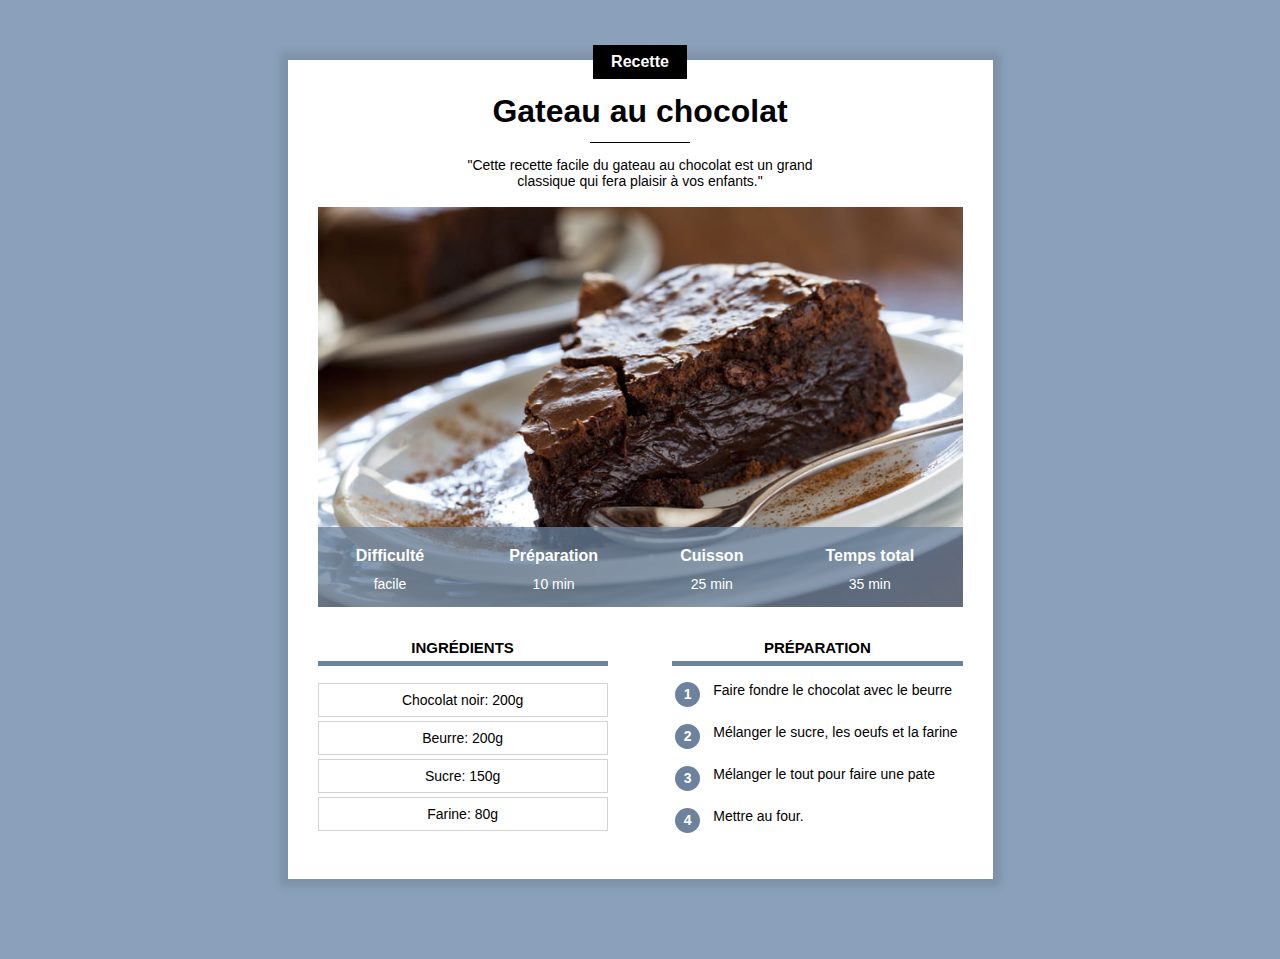
<file: index.html>
<!DOCTYPE html>
<html lang="fr">
    <head>
        <title>Gateau au chocolat</title>
        <meta charset="UTF-8">
        <meta name="viewport" content="width=device-width, initial-scale=1.0">
        <link rel="stylesheet" href="recette.css"/>
    </head>
    <body>
        <div class="contenu">

            <div class="centre categorie">
                <p class="categorie">Recette</p>
            </div>

            <h1>Gateau au chocolat</h1>

            <div class="separateur"></div>

            <!-- Mon commentaire HTML -->
            <div class="centre">
                <p class="description">"Cette recette facile du gateau au chocolat est un grand classique qui fera plaisir à vos enfants."</p>
            </div>

            <div class="info">
                <img class="centre info" src="gateau.jpg">
                
                <table class="info">
                    <tr>
                        <th>Difficulté</th>
                        <th>Préparation</th>
                        <th>Cuisson</th>
                        <th>Temps total</th>
                    </tr>
                    <tr>
                        <td>facile</td>
                        <td>10 min</td>
                        <td>25 min</td>
                        <td>35 min</td>
                    </tr>
                </table>
            </div>

            <div>
                <div class="colonne1 colonne">
                    <h2>Ingrédients</h2>
                    <div class="ingredients">
                        <p>Chocolat noir: 200g</p>
                        <p>Beurre: 200g</p>
                        <p>Sucre: 150g</p>
                        <p>Farine: 80g</p>
                    </div>
                </div>

                <div class="colonne2 colonne">
                    <h2>Préparation</h2>
                    <table class="preparation">
                        <tr><td><p class="numero">1</p></td><td class="preparation_etape">Faire fondre le chocolat avec le beurre</td></tr>
                        <tr><td><p class="numero">2</p></td><td class="preparation_etape">Mélanger le sucre, les oeufs et la farine</td></tr>
                        <tr><td><p class="numero">3</p></td><td class="preparation_etape">Mélanger le tout pour faire une pate</td></tr>
                        <tr><td><p class="numero">4</p></td><td class="preparation_etape">Mettre au four.</td></tr>
                    </table>
                </div>
            </div>
        </div>
    </body>
</html>
</file>
<file: recette.css>
* {
    overflow: auto;
}

body {
    background-color: #8BA1BB;
    font-family: Arial;
    margin: 0;
}

div.contenu {
    background-color: white;
    margin: 40px 8px 20px 8px;
    padding: 0px 8px 20px 8px;
    box-shadow: 0px 0px 8px 8px rgba(0, 0, 0, 0.1);
    overflow: visible;
}

h1 {
    text-align: center;
    margin-bottom: 12px;
    margin-top: 10px;
}

p.description {
    text-align: center;
    max-width: 400px;
    display: inline-block;
    font-size: 14px;
}

/* Mon commentaire CSS */

.centre {
    text-align: center;
    width: 100%;
}

p.categorie {
    background-color: black;
    color: white;
    display: inline-block;
    margin-top: -15px;
    padding: 8px 18px;
    margin-bottom: 0px;
    font-weight: bold;
    font-size: 16px;
}

div.categorie {
    margin-bottom: 0px;
    margin-top: 0px;
    overflow: visible;
}

div.separateur {
    width: 100px;
    height: 1px;
    background-color: black;
    margin-left: auto;
    margin-right: auto;
}

div.info {
    position: relative;
}

table.info {
    position: absolute;
    bottom:0;
    width: 100%;
    color: white;
    background-color: #6C829DC0;
    height: 50px;
}

table.info td {
    text-align: center;
    font-size: 12px;
    vertical-align: top;
}

table.info th {
    font-size: 14px;
    vertical-align: bottom;
    padding-bottom: 8px;
}

img.info {
    display: block;
    max-height: 400px;
    object-fit: cover;
    min-height: 200px;
    background-color: lightgray;
}

div.colonne {
    width: 100%;/*45%*/
    margin-top: 20px;
}

div.colonne h2 {
    text-align: center;
    text-transform: uppercase;
    font-size: 15px;
    border-bottom: 5px solid #6C829D;
    padding-bottom: 5px;
}

div.colonne1 {
    display: inline-block;
}

div.ingredients p {
    text-align: center;
    font-size: 14px;
    border: 1px solid lightgray;
    padding: 8px 0px;
    margin-top: 4px;
    margin-bottom: 0;
}

table.preparation p.numero {
    background-color: #6C829D;
    color: white;
    width: 25px;
    height: 25px;
    text-align: center;
    font-size: 14px;
    font-weight: bold;
    padding-top: 4px;
    box-sizing: border-box;
    border-radius: 50%;
    margin: 0;
}

table.preparation td {
    vertical-align: top;
}

table.preparation td.preparation_etape {
    font-size: 14px;
    padding-left: 10px;
    padding-bottom: 10px;
}

table.preparation tr {
    height: 40px;
}

/* Style pour ordinateur */
@media only screen and (min-width: 768px) {
    div.contenu {
        margin: 60px 10% 80px 10%;
        padding: 0px 30px 30px 30px;
        min-width: 350px;
    }

    table.info {
        height: 80px;
    }
    
    table.info td {
        font-size: 14px;
    }
    
    table.info th {
        font-size: 16px;
    }

    div.colonne {
        width: 45%;
    }
    
    div.colonne1 {
        margin-right: 10%;
    }
    
    div.colonne2 {
        float: right;
    }
}

@media only screen and (min-width: 900px) {
    div.contenu {
        margin-left: auto;
        margin-right: auto;
        min-width: 350px;
        width: 645px;
    }
}
</file>
